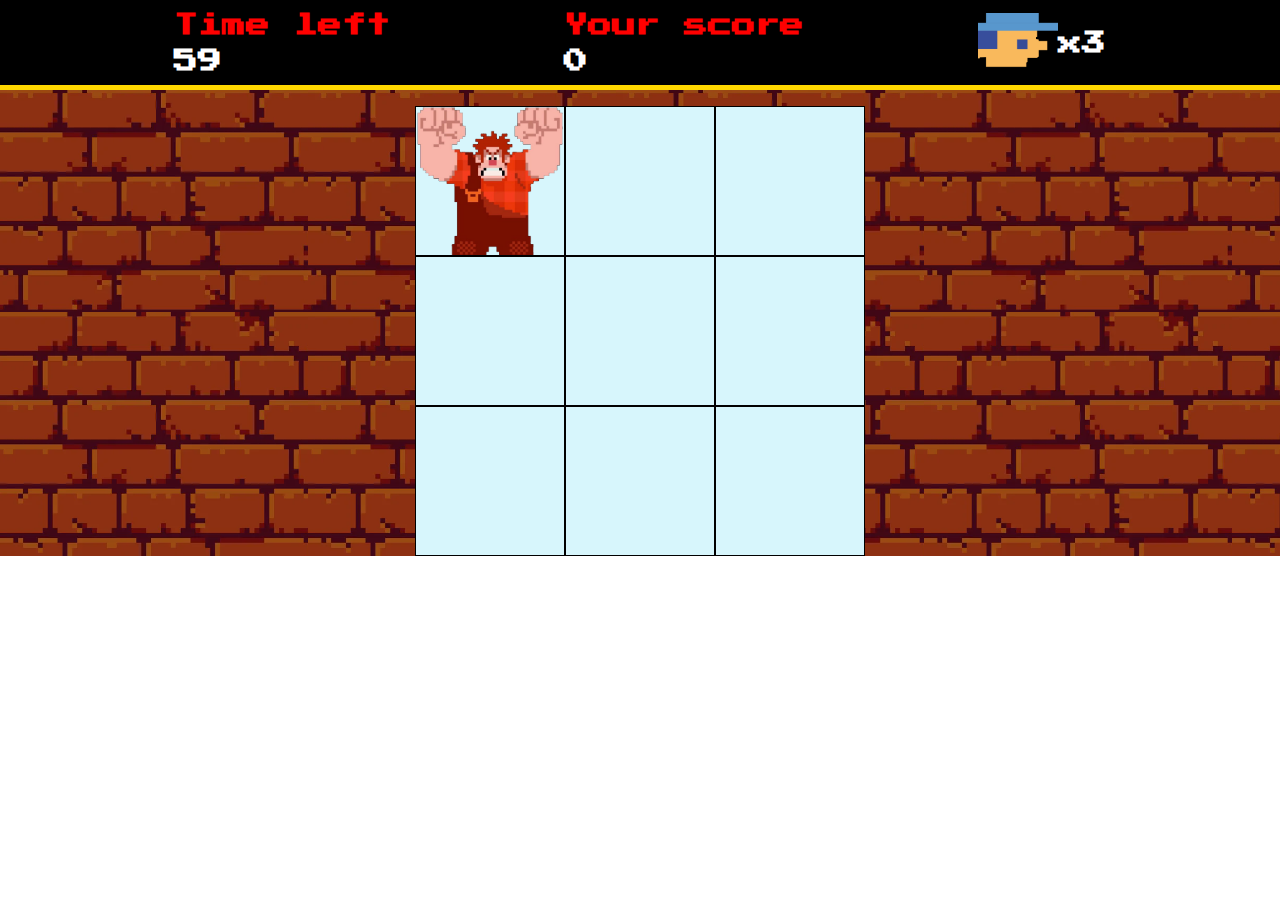
<file: detona-ralph/index.html>
<!DOCTYPE html>
<html lang="pt-br">
  <head>
    <meta charset="UTF-8" />
    <meta name="viewport" content="width=device-width, initial-scale=1.0" />
    <title>Detona Ralph</title>

    <!-- fonts -->
    <link rel="preconnect" href="https://fonts.googleapis.com" />
    <link rel="preconnect" href="https://fonts.gstatic.com" crossorigin />
    <link
      href="https://fonts.googleapis.com/css2?family=Press+Start+2P&family=Roboto:wght@100;300;500;700&display=swap"
      rel="stylesheet"
    />

    <!-- styles -->
    <link rel="stylesheet" href="./src/styles/reset.css" />
    <link rel="stylesheet" href="./src/styles/main.css" />
  </head>
  <body>
    <div class="container">
        <div class="menu">
            <div class="menu-time">
                <h2 style="color: red" >Time left</h2>
                <h2 id="time-left">0</h2>
            </div>
            <div class="menu-score">
            <h2 style="color: red" >Your score</h2>
                <h2 id="score">0</h2>
            </div>
            <div class="menu-lives">
                <img src="./src/images/player.png" alt="Player" height="60px">
                <h2>x3</h2>
            </div>
        </div>
        <div class="panel">
            <div class="panel-row">
                <div class="square enemy" id="1"></div>
                <div class="square" id="2"></div>
                <div class="square" id="3"></div>
            </div>
            <div class="panel-row">
                <div class="square" id="4"></div>
                <div class="square" id="5"></div>
                <div class="square" id="6"></div>
            </div>
            <div class="panel-row">
                <div class="square" id="7"></div>
                <div class="square" id="8"></div>
                <div class="square" id="9"></div>
            </div>
        </div>
    </div>
    <script defer src="./src/scripts/engine.js"></script>
  </body>
</html>
</file>
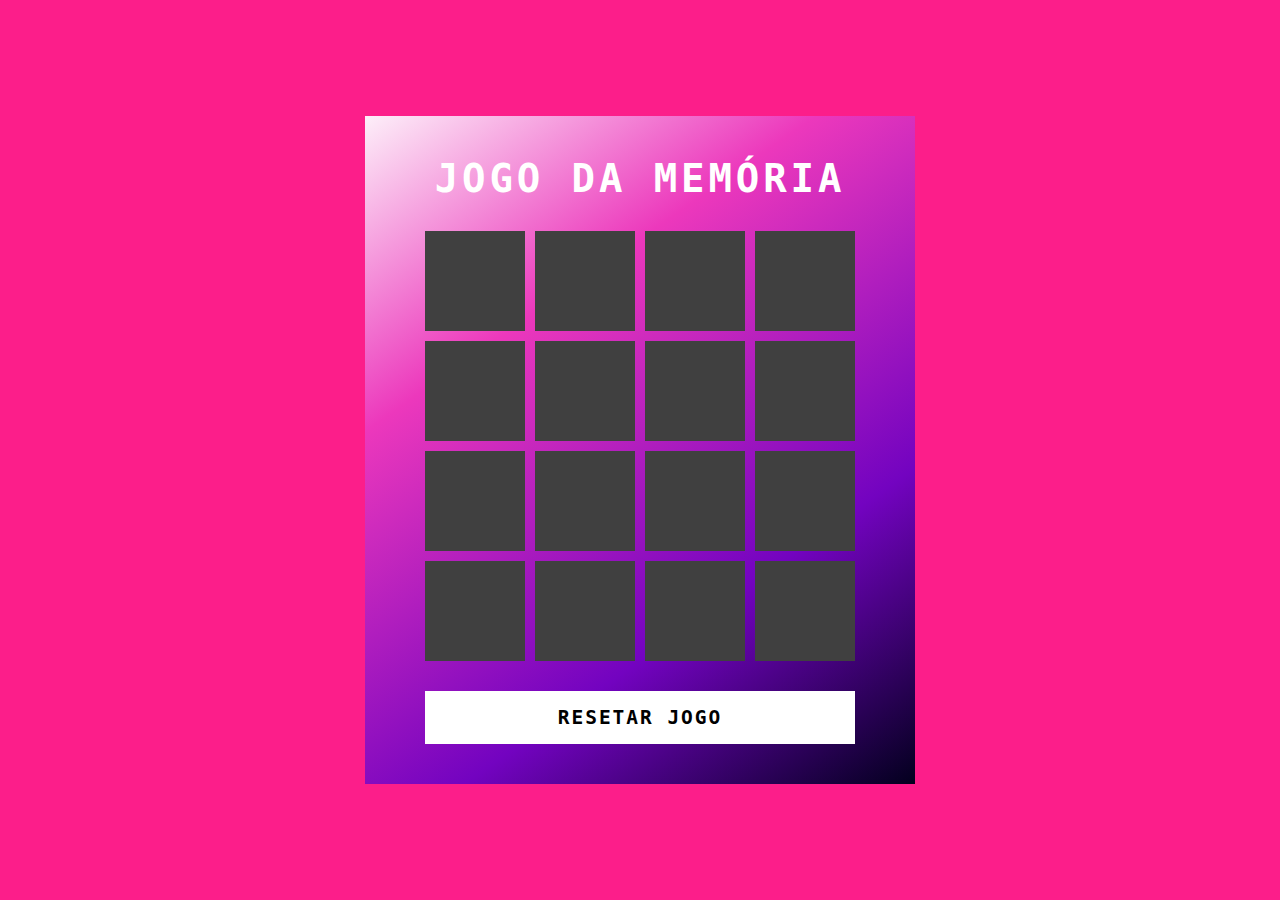
<file: jogo-da-memoria/index.html>
<!DOCTYPE html>
<html lang="pt-br">

<head>
  <meta charset="UTF-8">
  <meta name="viewport" content="width=device-width, initial-scale=1.0">
  <title>Jogo da Memória</title>
  <link rel="stylesheet" href="./src/styles/reset.css">
  <link rel="stylesheet" href="./src/styles/main.css">
</head>

<body>
  <div class="container">
    <h2>JOGO DA MEMÓRIA</h2>
    <div class="game"></div>
    <button class="reset" onclick="window.location.reload()">RESETAR JOGO</button>
  </div>

  <script src="./src/scripts/engine.js" defer></script>
</body>

</html>
</file>
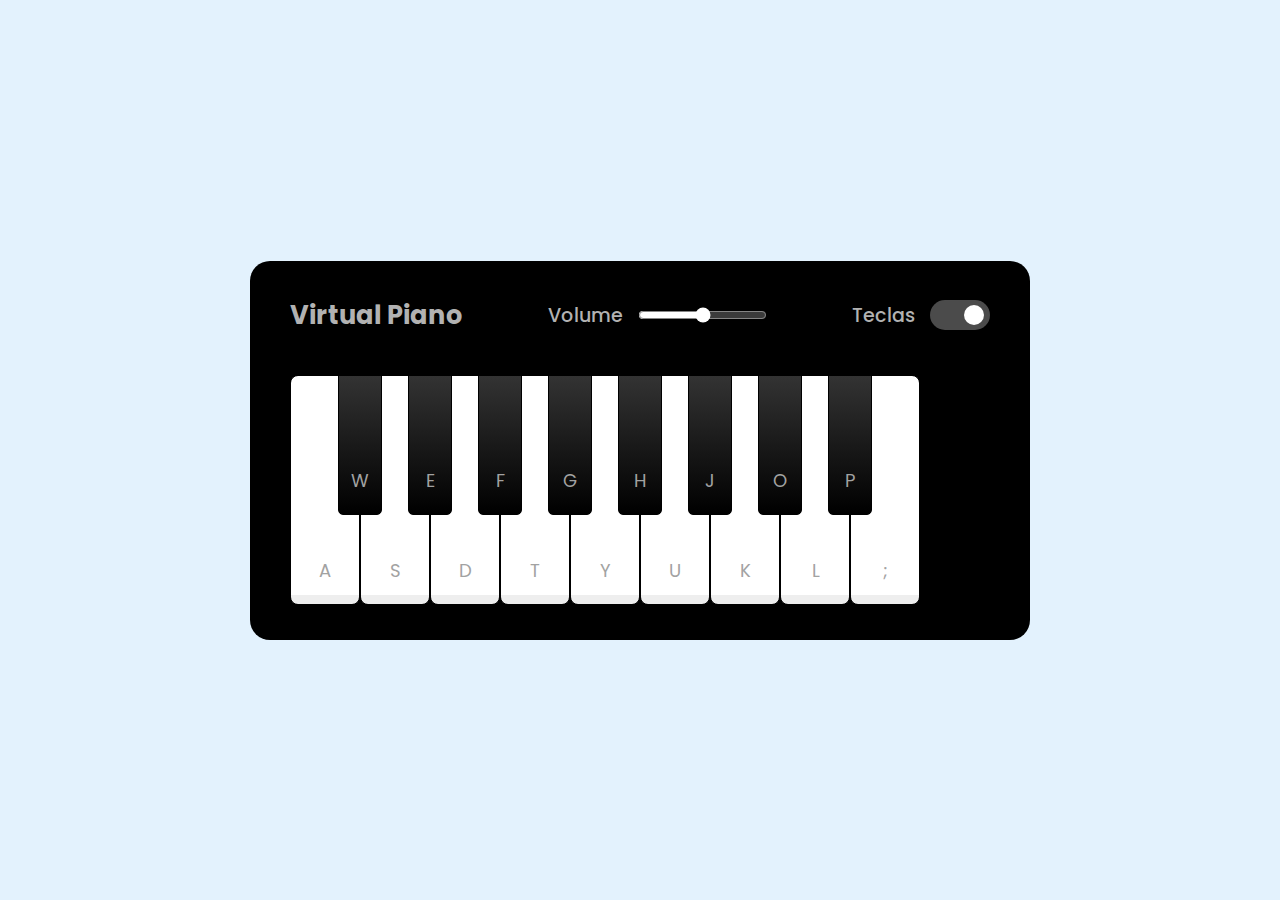
<file: piano/index.html>
<!DOCTYPE html>
<html lang="pt-br">

<head>
  <meta charset="UTF-8">
  <meta name="viewport" content="width=device-width, initial-scale=1.0">
  <title>Piano Simulator</title>

  <!-- styles -->
  <link rel="stylesheet" href="./src/styles/reset.css">
  <link rel="stylesheet" href="./src/styles/main.css">

  <!-- fonts -->
  <link rel="preconnect" href="https://fonts.googleapis.com">
  <link rel="preconnect" href="https://fonts.gstatic.com" crossorigin>
  <link
    href="https://fonts.googleapis.com/css2?family=Poppins:ital,wght@0,100;0,200;0,400;0,700;1,100;1,200;1,300;1,400&display=swap"
    rel="stylesheet">
</head>

<body>
  <div class="container">
    <header>
      <h2>Virtual Piano</h2>
      <div class="column volume-slider">
        <span>Volume</span> <input type="range" min="0" max="1" value="0.5" step="any">
      </div>
      <div class="column keys-check">
        <span>Teclas</span> <input type="checkbox" checked>
      </div>
    </header>
    <ul class="piano-keys">
      <li class="key white" data-key="a"><span>a</span></li>
      <li class="key black" data-key="w"><span>w</span></li>
      <li class="key white" data-key="s"><span>s</span></li>
      <li class="key black" data-key="e"><span>e</span></li>
      <li class="key white" data-key="d"><span>d</span></li>
      <li class="key black" data-key="f"><span>f</span></li>
      <li class="key white" data-key="t"><span>t</span></li>
      <li class="key black" data-key="g"><span>g</span></li>
      <li class="key white" data-key="y"><span>y</span></li>
      <li class="key black" data-key="h"><span>h</span></li>
      <li class="key white" data-key="u"><span>u</span></li>
      <li class="key black" data-key="j"><span>j</span></li>
      <li class="key white" data-key="k"><span>k</span></li>
      <li class="key black" data-key="o"><span>o</span></li>
      <li class="key white" data-key="l"><span>l</span></li>
      <li class="key black" data-key="p"><span>p</span></li>
      <li class="key white" data-key=";"><span>;</span></li>
    </ul>
  </div>

  <script src="./src/scripts/engine.js" defer></script>
</body>

</html>
</file>
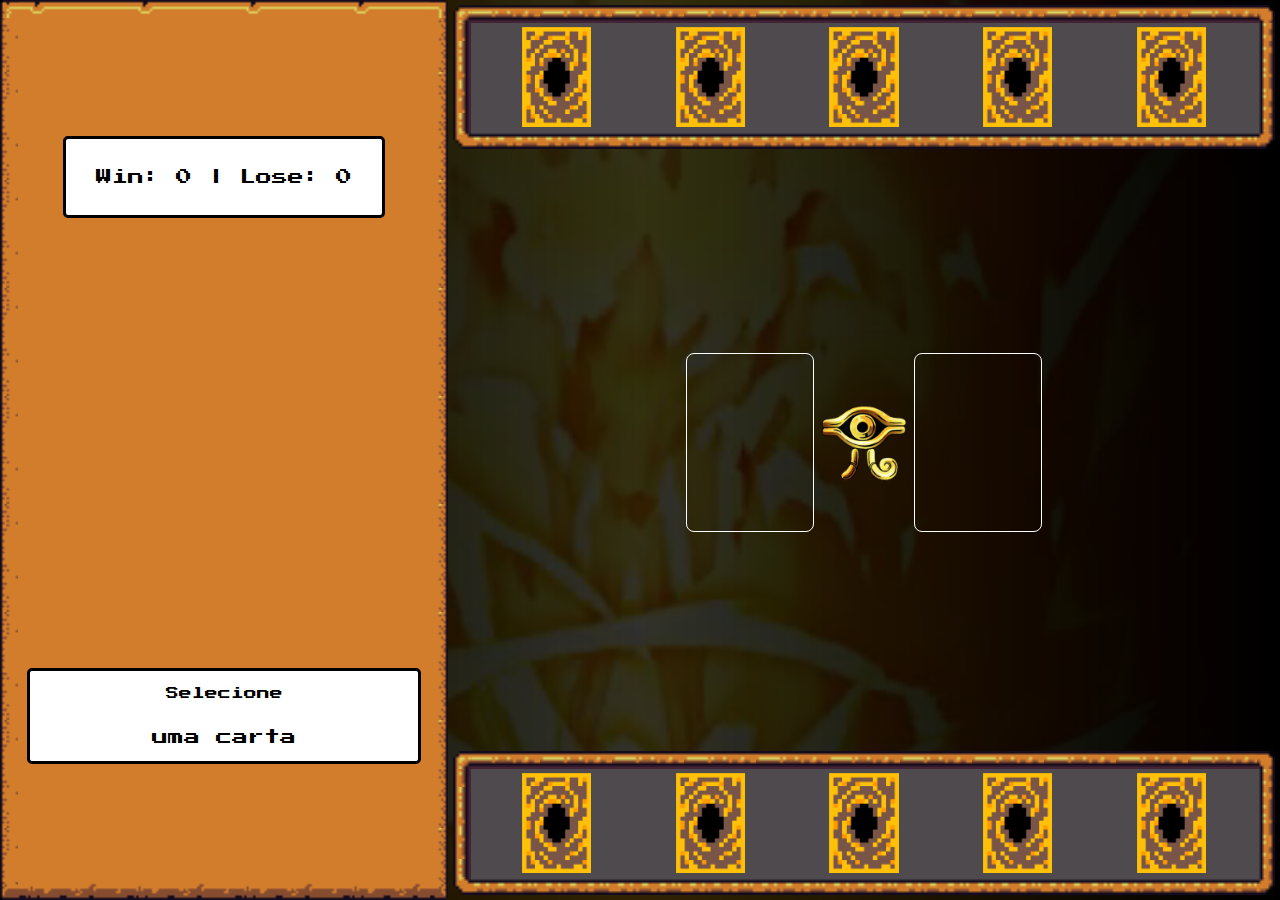
<file: yu-gi-oh/index.html>
<!DOCTYPE html>
<html lang="pt-br">
<head>
    <meta charset="UTF-8">
    <meta name="viewport" content="width=device-width, initial-scale=1.0">
    <title>Yu-Gio-Oh Jo-Ken-Po Edition</title>
    <link rel="icon" href="./src/assets/favicon/Favicon.ico" type="image/x-icon">
    
    <!-- fonts -->
    <link rel="preconnect" href="https://fonts.googleapis.com">
    <link rel="preconnect" href="https://fonts.gstatic.com" crossorigin>
    <link href="https://fonts.googleapis.com/css2?family=Press+Start+2P&display=swap" rel="stylesheet">

    <!-- reset css -->
    <link rel="stylesheet" href="./src/styles/reset.css">

    <!-- framework -->
    <link rel="stylesheet" href="./src/styles/buttons.css">
    <link rel="stylesheet" href="./src/styles/containers_and_frames.css">
    
    <!-- main style -->
    <link rel="stylesheet" href="./src/styles/main.css">
</head>
<body>
    <audio id="bgm" loop>
        <source src="./src/assets/audios/egyptian_duel.mp3" type="audio/mp3" />
    </audio>

    <div class="bg-video">
        <video class="video" autoplay loop muted>
            <source src="./src/assets/video/yugi.mp4" type="video/mp4">
        </video>
    </div>

    <div class="container">
        <div class="container__left framed-golden-2">
            <div class="score_box frame">
                <span id="score_points">Win: 0 | Lose: 0</span>
            </div>
            <div class="menu_avatar">
                <img id="card-image">
            </div>
            <div class="card_details frame">
                <p id="card-name">Selecione</p>
                <p id="card-type">uma carta</p>
            </div>
        </div>
        <div class="container__right">
            <div class="card-box__container">
                <div class="card-box framed" id="computer-cards">
                        
                </div>

                <div class="card-versus__container">
                    <div class="versus-top">
                        <div class="card-infield">
                            <img id="player-field-card" height="180" width="125">
                        </div>
    
                        <img height="100" src="./src/assets/icons/millenium2.png">
    
                        <div class="card-infield">
                            <img id="computer-field-card" height="180" width="125">
                        </div>
                    </div>
        
                    <div class="versus-bottom">
                      <button id="next-duel" class="rpgui-button" onclick="resetDuel()">GANHOU</button>  
                    </div>
                </div>

                <div class="card-box framed" id="player-cards">
                        
                </div>
            </div>
        </div>
    </div>

    <script src="./src/scripts/engine.js" defer></script>
</body>
</html>
</file>
<file: detona-ralph/src/styles/main.css>
.container {
  display: flex;
  flex-direction: column;
  height: 100%;
  background-image: url(../images/wall.png);
}

.menu {
  display: flex;
  justify-content: space-evenly;
  align-items: center;
  height: 90px;
  width: 100%;
  background-color: black;
  color: white;
  border-bottom: 5px solid gold;
}

.panel {
  margin-top: 1rem;
  display: flex;
  align-items: center;
  justify-content: center;
}

.square {
  height: 150px;
  width: 150px;
  border: 1px solid black;
  background-color: rgb(215, 246, 252);
}

.enemy {
  background-image: url(../images/ralph.png);
  background-size: cover;
}

.menu-lives {
  display: flex;
  align-items: center;
  justify-content: center;
}

.menu-time h2:nth-child(2),
.menu-score h2:nth-child(2) {
  margin-top: 12px;
}
</file>
<file: jogo-da-memoria/src/styles/main.css>
body {
    display: flex;
    justify-content: center;
    align-items: center;
    min-height: 100vh;
    background: #fc1e8a;
    user-select: none;
  }
  
  .container {
    position: relative;
    display: flex;
    flex-direction: column;
    justify-content: center;
    align-items: center;
    gap: 30px;
    background: linear-gradient(
      325deg,
      #03001e 0%,
      #7303c0 30%,
      #ec38bc 70%,
      #fdeff9 100%
    );
    padding: 40px 60px;
  }
  
  h2 {
    font-size: 3em;
    color: #fff;
    text-transform: uppercase;
    letter-spacing: 0.1em;
  }
  
  .reset {
    padding: 15px 20px;
    width: 100%;
    color: #000;
    background-color: #fff;
    border: none;
    font-size: 1.5em;
    letter-spacing: 0.1em;
    text-transform: uppercase;
    cursor: pointer;
    font-weight: 600;
  }
  
  .reset:focus {
    color: #ec38bc;
    background-color: #262809;
  }
  
  .game {
    width: 430px;
    height: 430px;
    display: flex;
    flex-wrap: wrap;
    gap: 10px;
    transform-style: preserve-3d;
    perspective: 500px;
  }
  
  .item {
    position: relative;
    width: 100px;
    height: 100px;
    display: flex;
    align-items: center;
    justify-content: center;
    background-color: #fff;
  
    font-size: 3em;
    transform: rotateY(180deg);
    transition: 0.25s;
  }
  
  .item::after {
    content: "";
    position: absolute;
    inset: 0;
    background: #404040;
    /* opacity: 0.85; */
    transition: 0.25s;
    transform: rotateY(0deg);
    backface-visibility: hidden;
  }
  
  .item.boxOpen {
    transform: rotateY(0deg);
  }
  
  .boxOpen::after,
  .boxMatch::after {
    transform: rotateY(180deg);
  }
</file>
<file: piano/src/styles/main.css>
body {
    display: flex;
    align-items: center;
    justify-content: center;
    min-height: 100vh;
    background-color: #e3f2fd;
    color: #fff;
  }
  
  .container {
    width: 780px;
    border-radius: 20px;
    padding: 35px 40px;
    background-color: black;
  }
  
  .container header {
    color: #b2b2b2;
    display: flex;
    align-items: center;
    justify-content: space-between;
  }
  
  header h2 {
    font-size: 1.6rem;
  }
  
  header .column {
    display: flex;
    align-items: center;
  }
  
  header .column span {
    font-weight: 500;
    margin-right: 15px;
    font-size: 1.19rem;
  }
  
  .volume-slider input {
    accent-color: #fff;
  }
  
  .keys-check input {
    width: 60px;
    height: 30px;
    appearance: none;
    border-radius: 30px;
    background-color: #4b4b4b;
    cursor: pointer;
    position: relative;
  }
  
  .keys-check input::before {
    content: "";
    height: 20px;
    width: 20px;
    background-color: #8c8c8c;
    top: 50%;
    left: 0.3rem;
    border-radius: inherit;
    position: absolute;
    transform: translateY(-50%);
    transition: all 0.3s ease;
  }
  
  .keys-check input:checked::before {
    left: 2.1rem;
    background-color: #fff;
  }
  
  .piano-keys {
    display: flex;
    margin-top: 40px;
  }
  .piano-keys .key {
    cursor: pointer;
    user-select: none;
    list-style: none;
    color: #a2a2a2;
    position: relative;
    text-transform: uppercase;
  }
  
  .piano-keys .white {
    width: 70px;
    height: 230px;
    border: 1px solid black;
    border-radius: 8px;
    background: linear-gradient(#fff 96%, #eee 4%);
  }
  
  .piano-keys .black {
    width: 44px;
    height: 140px;
    z-index: 2;
    margin: 0 -22px 0 -22px;
    border: 1px solid black;
    border-radius: 0 0 5px 5px;
    background: linear-gradient(#333, #000);
  }
  
  .piano-keys span {
    position: absolute;
    bottom: 20px;
    width: 100%;
    text-align: center;
    font-size: 1.13rem;
  }
  
  .piano-keys .white.active {
    box-shadow: inset -5px 5px 20px rgba(0, 0, 0, 0.2);
    background: linear-gradient(to bottom #fff 0%, #eee 100%);
  }
  
  .piano-keys .black.active {
    box-shadow: inset -5px 5px 10px rgba(255, 255, 255, 0.1);
    background: linear-gradient(to bottom #000, #434343);
  }
  
  .piano-keys .key.hide span {
    display: none;
  }
</file>
<file: yu-gi-oh/src/styles/buttons.css>
/* framework utilizado: https://github.com/RonenNess/RPGUI */

/**
* Styling for buttons
*/

/* button style */
.rpgui-button {
  /* hide button default stuff */
  background-color: Transparent;
  background-repeat: no-repeat;
  border: none;
  overflow: hidden;
  outline: none;

  /* background */
  background: url("../assets/rpg/button.png") no-repeat no-repeat;
  background-clip: padding-box;
  background-origin: padding-box;
  background-position: center;
  background-size: 100% 100%;

  /* font size */
  font-size: 1em;

  /* default size and display */
  max-width: 100%;
  min-width: 140px;
  height: 60px;
  display: inline-block;

  /* padding */
  padding-left: 35px;
  padding-right: 35px;
}

/* button hover */
.rpgui-button.hover,
.rpgui-button:hover {
  background-image: url("../assets/rpg/button-hover.png");
}

/* button clicked */
.rpgui-button.down,
.rpgui-button:active {
  background-image: url("../assets/rpg/button-down.png");
}

/* golden button stuff */
.rpgui-button.golden p {
  display: inline-block;
}

/* golden button style */
.rpgui-button.golden {
  /* hide button default stuff */
  background-color: Transparent;
  background-repeat: no-repeat;
  border: none;
  overflow: hidden;
  outline: none;

  /* background */
  background: url("../assets/rpg/button-golden.png") no-repeat no-repeat;
  background-clip: padding-box;
  background-origin: padding-box;
  background-position: center;
  background-size: 100% 80%;

  /* default size and display */
  max-width: 100%;
  min-width: 140px;
  height: 60px;
  display: inline-block;

  /* padding */
  padding-top: 5px;
  padding-left: 35px;
  padding-right: 35px;
  overflow: visible;
}

/* button hover */
.rpgui-button.golden.hover,
.rpgui-button.golden:hover {
  background-image: url("../assets/rpg/button-golden-hover.png");
}

/* button clicked */
.rpgui-button.golden.down,
.rpgui-button.golden:active {
  background-image: url("../assets/rpg/button-golden-down.png");
}

.rpgui-button.golden:before {
  white-space: nowrap;
  display: inline-block;
  content: "";
  width: 34px;
  display: block;
  height: 110%;
  background: transparent url("../assets/rpg/button-golden-left.png") no-repeat
    right center;
  background-size: 100% 100%;
  margin: 0 0 0 0;
  left: 0px;
  float: left;
  margin-left: -46px;
  margin-top: -5%;
}

.rpgui-button.golden:after {
  white-space: nowrap;
  display: block;
  content: "";
  width: 34px;
  height: 110%;
  background: transparent url("../assets/rpg/button-golden-right.png") no-repeat
    left center;
  background-size: 100% 100%;
  margin: 0 0 0 0;
  right: 0px;
  float: right;
  margin-right: -46px;
  margin-top: -5%;
}

/*
.rpgui-button.golden:hover:before {

  background-image: url('img/button-golden-left-hover.png');
}

.rpgui-button.golden:hover:after {

  background-image: url('img/button-golden-right-hover.png');
}
*/
</file>
<file: yu-gi-oh/src/styles/containers_and_frames.css>
/* framework utilizado: https://github.com/RonenNess/RPGUI */

/**
* customized divs (containers) and framed objects (background and frame image).
*/

/* game div without background image*/
.rpgui-container {
  /* position style and default z */
  position: fixed;
  z-index: 10;

  overflow: show;
}

/* game div with background image*/
.framed {
  /* border */
  border-style: solid;
  border-image-source: url("../assets/rpg/border-image.png");
  border-image-repeat: repeat;
  border-image-slice: 6 6 6 6;
  border-image-width: 18px;
  border-width: 15px;
  padding: 12px;

  /* internal border */
  box-sizing: border-box;
  -moz-box-sizing: border-box;
  -webkit-box-sizing: border-box;

  /* background */
  background: url("../assets/rpg/background-image.png") repeat repeat;
  background-clip: padding-box;
  background-origin: padding-box;
  background-position: center;
}

/* game div with golden background image*/
.framed-golden {
  /* border */
  border-style: solid;
  border-image-source: url("../assets/rpg/border-image-golden.png");
  border-image-repeat: repeat;
  border-image-slice: 4 4 4 4;
  border-image-width: 18px;
  border-width: 15px;
  padding: 12px;

  /* internal border */
  box-sizing: border-box;
  -moz-box-sizing: border-box;
  -webkit-box-sizing: border-box;

  /* background */
  background: url("../assets/rpg/background-image-golden.png") repeat repeat;
  background-clip: padding-box;
  background-origin: padding-box;
  background-position: center;
}

/* game div with golden2 background image*/
.framed-golden-2 {
  /* border */
  border-style: solid;
  border-image-source: url("../assets/rpg/border-image-golden2.png");
  border-image-repeat: repeat;
  border-image-slice: 8 8 8 8;
  border-image-width: 18px;
  border-width: 15px;
  padding: 12px;

  /* internal border */
  box-sizing: border-box;
  -moz-box-sizing: border-box;
  -webkit-box-sizing: border-box;

  /* background */
  background: url("../assets/rpg/background-image-golden2.png") repeat repeat;
  background-clip: padding-box;
  background-origin: padding-box;
  background-position: center;
}

/* game div with soft grey background image*/
.framed-grey {
  position: relative;

  /* border */
  border-style: solid;
  border-image-source: url("../assets/rpg/border-image-grey.png");
  border-image-repeat: repeat;
  border-image-slice: 3 3 3 3;
  border-image-width: 7px;
  border-width: 7px;
  padding: 12px;

  /* internal border */
  box-sizing: border-box;
  -moz-box-sizing: border-box;
  -webkit-box-sizing: border-box;

  /* background */
  background: url("../assets/rpg/background-image-grey.png") repeat repeat;
  background-clip: padding-box;
  background-origin: padding-box;
  background-position: center;
}
</file>
<file: yu-gi-oh/src/styles/main.css>
body {
    cursor: url("../assets/cursor/yugicursor.png"), default;
}

button,
a,
img:hover,
button:hover,
a:hover {
    cursor: url("../assets/cursor/yamiyugicursorGLOW.png"), auto;
}

.bg-video {
    position: absolute;
    z-index: -2;
    width: 100%;
    height: 100vh;
    overflow: hidden;
    display: flex;
    justify-content: center;
}

.bg-video .video {
    height: 100vh;
    width: 100%;
    object-fit: cover;
}

.bg-video::after {
    content: "";
    position: absolute;
    top: 0;
    left: 0;
    height: 100vh;
    width: 100vw;
    background-image: linear-gradient(90deg,
     rgba(0, 0, 0, 1) 0%,
     rgba(0, 0, 0, 0.8) 50%,
     rgba(0, 0, 0, 1) 100%
    );
}

.container {
    position: relative;
    z-index: 3;
    display: flex;
    height: 100vh;
}

.container__left {
    width: 35%;
    min-width: 300px;
    display: flex;
    flex-direction: column;
    align-items: center;
    justify-content: space-around;
}

.container__right {
    width: 65%;
}

.score_box {
    background-color: #FFF;
    padding: 30px;
}

.frame {
    border: 3px solid #000;
    border-radius: 5px;
}

.card_details {
    background-color: #FFF;
    padding: 1rem;
    display: flex;
    flex-direction: column;
    align-items: center;
    justify-content: space-between;
    height: 6rem;
    width: 100%
}

#card-name {
    font-size: 0.8rem;
}

#card-type {
    font-size: 1rem;
}

.card-box__container {
    height: 100vh;
    display: flex;
    flex-direction: column;
    justify-content: space-between;
    padding: 0.3rem;
}

.card-versus__container {
    display: flex;
    flex-direction: column;
    justify-content: center;
    align-items: center;
    padding-top: 0.1rem;
    height: 300px;
}

.versus-top,
.versus-bottom {
    display: flex;
    align-items: center;
    justify-content: center;
}

.versus-bottom {
    margin-top: 1rem;
}

#next-duel {
    display: none;
}

.card-box {
    height: 9rem;
    width: 100%;
    display: flex;
    flex-direction: row;
    align-items: center;
    justify-content: space-around;
}

.card-infield {
    height: 11.2rem;
    width: 8rem;
    border-radius: 8px;
    border: 1px solid #fff;
    overflow: hidden;
}

.card {
    transition: transform 0.2s ease;
}

.card:hover {
    transform: scale(1.2);
}
</file>
